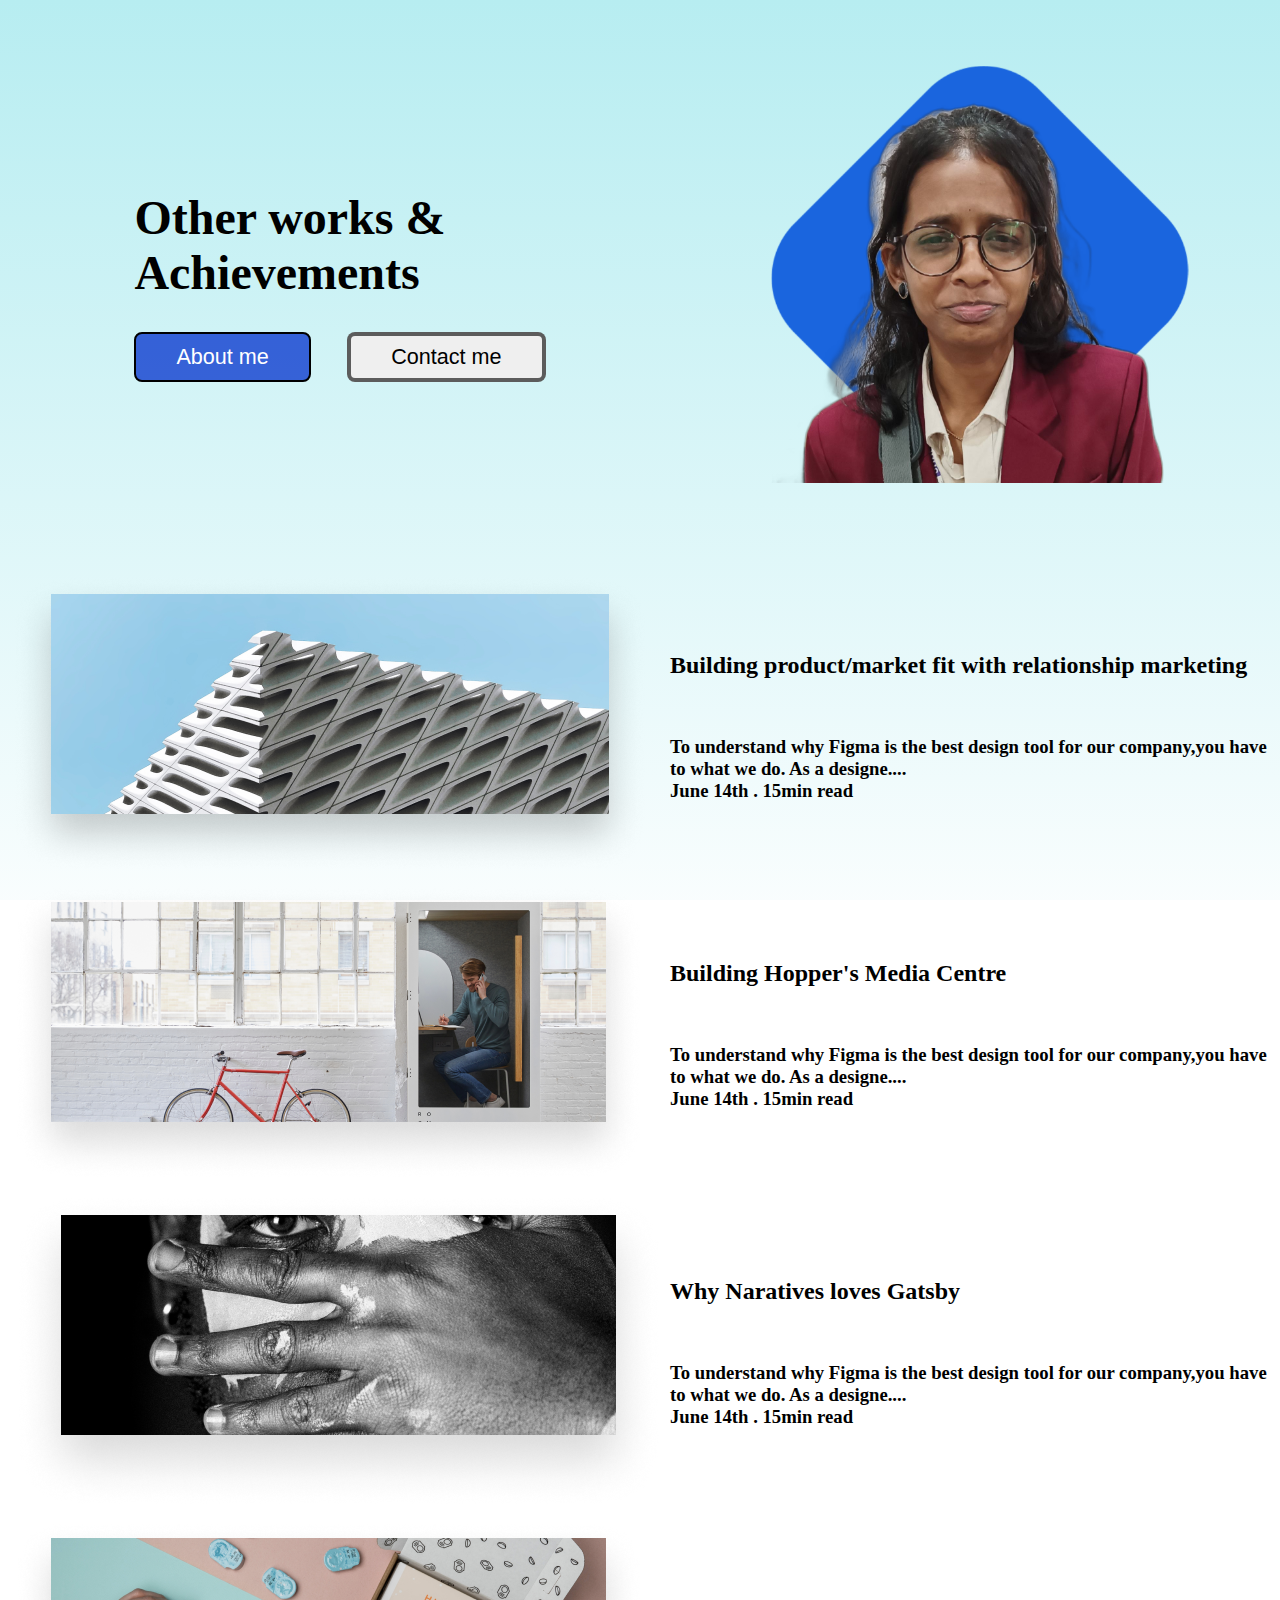
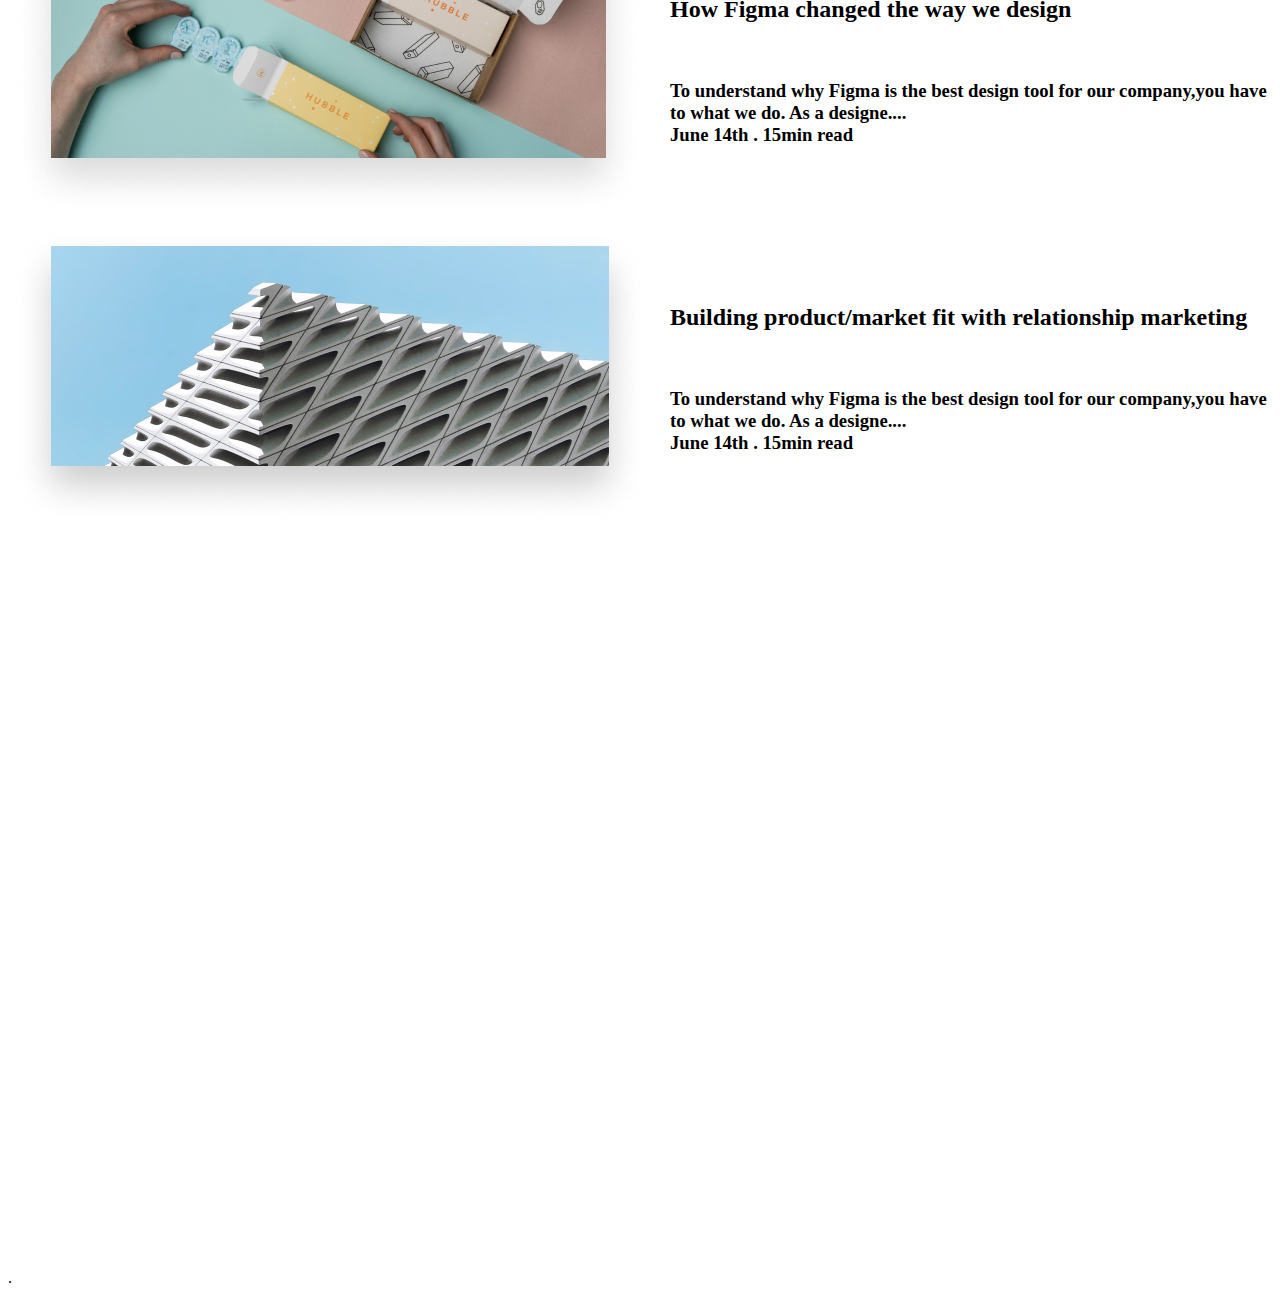
<file: index.html>
<!DOCTYPE html>
<html>

<head>
    <title>LN Project</title>
    <link rel="stylesheet" href="Design.css" />
    <meta name="viewport" content="width=device-width, initial-scale=1.0">
</head>

<body>
    <div>
        <div class="profile">
            <h1>Other works &<br> Achievements</h1>
            <button class="btn1">About me<img class="arrow" href="imgs/right_arrow.png" /></button>
            <button class="btn2">Contact me</button>
        </div>
        <div class="pic">
            <img class="img1" src="imgs/bg_icon.png" />
            <img class="img2" src="imgs/Nikki.png" />
        </div>
    </div>


    <table>
        <tr>
            <td>
                <img src="imgs/Rectangle_1.png" class="images" />
            </td>
            <td>
                <h2>Building product/market fit with relationship marketing</h2><br>
                <h3>To understand why Figma is the best design tool for our company,you have to what we do. As a
                    designe....<br><span class="h3span">June 14th . 15min read</span></h3>
            </td>
        </tr>
        <tr>
            <td>
                <img src="imgs/Rectangle_2.png" class="images" />
            </td>
            <td>
                <h2>Building Hopper's Media Centre</h2><br>
                <h3>To understand why Figma is the best design tool for our company,you have to what we do. As a
                    designe....<br><span class="h3span">June 14th . 15min read</span></h3>
            </td>
        </tr>
        <tr>
            <td>
                <img src="imgs/Rectangle_3.png" class="images" />
            </td>
            <td>
                <h2>Why Naratives loves Gatsby</h2><br>
                <h3>To understand why Figma is the best design tool for our company,you have to what we do. As a
                    designe....<br><span class="h3span">June 14th . 15min read</span></h3>
            </td>
        </tr>
        <tr>
            <td>
                <img src="imgs/Rectangle_4.png" class="images" />
            </td>
            <td>
                <h2>How Figma changed the way we design</h2><br>
                <h3>To understand why Figma is the best design tool for our company,you have to what we do. As a
                    designe....<br><span class="h3span">June 14th . 15min read</span></h3>
            </td>
        </tr>
        <tr>
            <td>
                <img src="imgs/Rectangle_1.png" class="images" />
            </td>
            <td>
                <h2>Building product/market fit with relationship marketing</h2><br>
                <h3>To understand why Figma is the best design tool for our company,you have to what we do. As a
                    designe....<br><span class="h3span">June 14th . 15min read</span></h3>
            </td>
        </tr>
    </table>

    </div>
    <br><br><br><br><br><br><br><br><br><br><br><br><br><br><br><br><br><br><br><br><br><br><br><br><br><br><br><br><br><br><br><br><br><br><br><br><br><br><br><br>
    <p>.</p>
</body>

</html>
</file>
<file: Design.css>
body {
    background: linear-gradient(#b7edf1, #beecf118);
    background-attachment: fixed;
}

.profile {
    position: relative;
    width: 48%;
    margin-top: 15%;
    margin-left: 10%;
    font-size: x-large;
}

.pic {
    margin-top: -25%;
}

.img1 {
    float: right;
    width: 33%;
    transform: translateX(-20%);
}

.img2 {
    float: right;
    width: 33%;
    transform: translateX(80%);
}

table {
    margin-top: 40%;
}

.btn1 {
    border: 2px solid black;
    color: white;
    padding: 10px 40px;
    margin-right: 5%;
    border-radius: 8px;
    background-color: #0735cdc4;
    font-size: 90%;
    font-family: 'Segoe UI', Tahoma, Geneva, Verdana, sans-serif;
}

.btn1:hover {
    background-color: #004dc8;
}

.btn2 {
    border: 4px solid rgba(72, 72, 72, 0.882);
    border-radius: 8px;
    padding: 8px 40px;
    background-color: none;
    font-size: 90%;
    font-family: 'Segoe UI', Tahoma, Geneva, Verdana, sans-serif;
}

.btn2:hover {
    background-color: rgba(72, 72, 72, 0.882);
    color: white;
}

@media only screen and (max-width:500px) {
    * {
        width: 100%;
    }

    .profile {
        margin-top: 25%;
        margin-left: 6%;
        font-size: 70%;
    }

    .pic {
        margin-top: -35%;
        margin-right: -8%;
    }

    .img1 {
        width: 38%;
    }

    .img2 {
        width: 38%;
    }

    table {
        margin-top: 50%;
        /* border: 2px solid black; */
    }

    td {
        width: 50%;
        font-size: 50%;
        padding-top: 10%;
    }

    .btn1 {
        border: 1px solid black;
        border-radius: 4px;
        font-size: 100%;
        width: 40%;
        height: 25px;
        padding: 3px 5px;
    }

    .btn2 {
        border: 3px solid rgba(72, 72, 72, 0.882);
        border-radius: 4px;
        font-size: 100%;
        width: 40%;
        padding: 3px 5px;
        transform: translateY(1px);
    }

}
</file>
